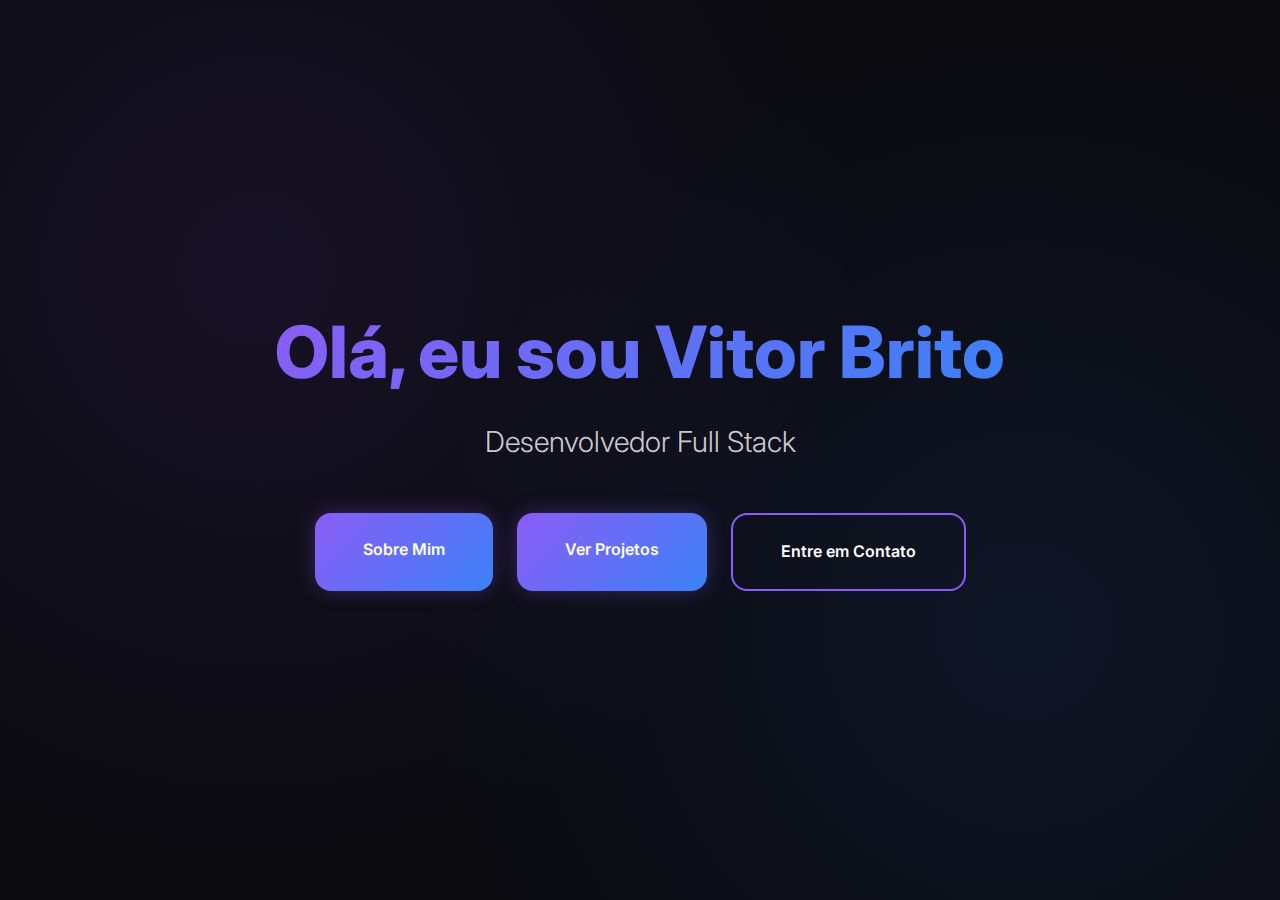
<file: index.html>
<!DOCTYPE html>
<html lang="pt-BR">

<head>
  <meta charset="UTF-8">
  <meta name="viewport" content="width=device-width, initial-scale=1.0">
  <meta name="description"
    content="Portfólio profissional - Desenvolvedor Full Stack especializado em Java, Node.js e desenvolvimento de aplicações web">
  <meta name="keywords" content="desenvolvedor, full stack, Java, Node.js, MySQL, portfolio">
  <meta name="author" content="Vitor">
  <title>Vitor - Portfólio</title>

  <link rel="preconnect" href="https://fonts.googleapis.com">
  <link rel="preconnect" href="https://fonts.gstatic.com" crossorigin>
  <link href="https://fonts.googleapis.com/css2?family=Inter:wght@300;400;500;600;700;800&display=swap"
    rel="stylesheet">
  <link rel="stylesheet" href="style.css">
</head>

<body>
  <section class="hero">
    <div class="hero-content fade-in">
      <h1 class="hero-title">Olá, eu sou Vitor Brito</h1>
      <p class="hero-subtitle">Desenvolvedor Full Stack</p>
      <div class="cta-buttons">
        <a href="about.html" class="btn btn-primary">Sobre Mim</a>
        <a href="projects.html" class="btn btn-primary">Ver Projetos</a>
        <a href="contact.html" class="btn btn-secondary">Entre em Contato</a>
      </div>
    </div>
  </section>

  <script src="script.js"></script>
</body>

</html>
</file>
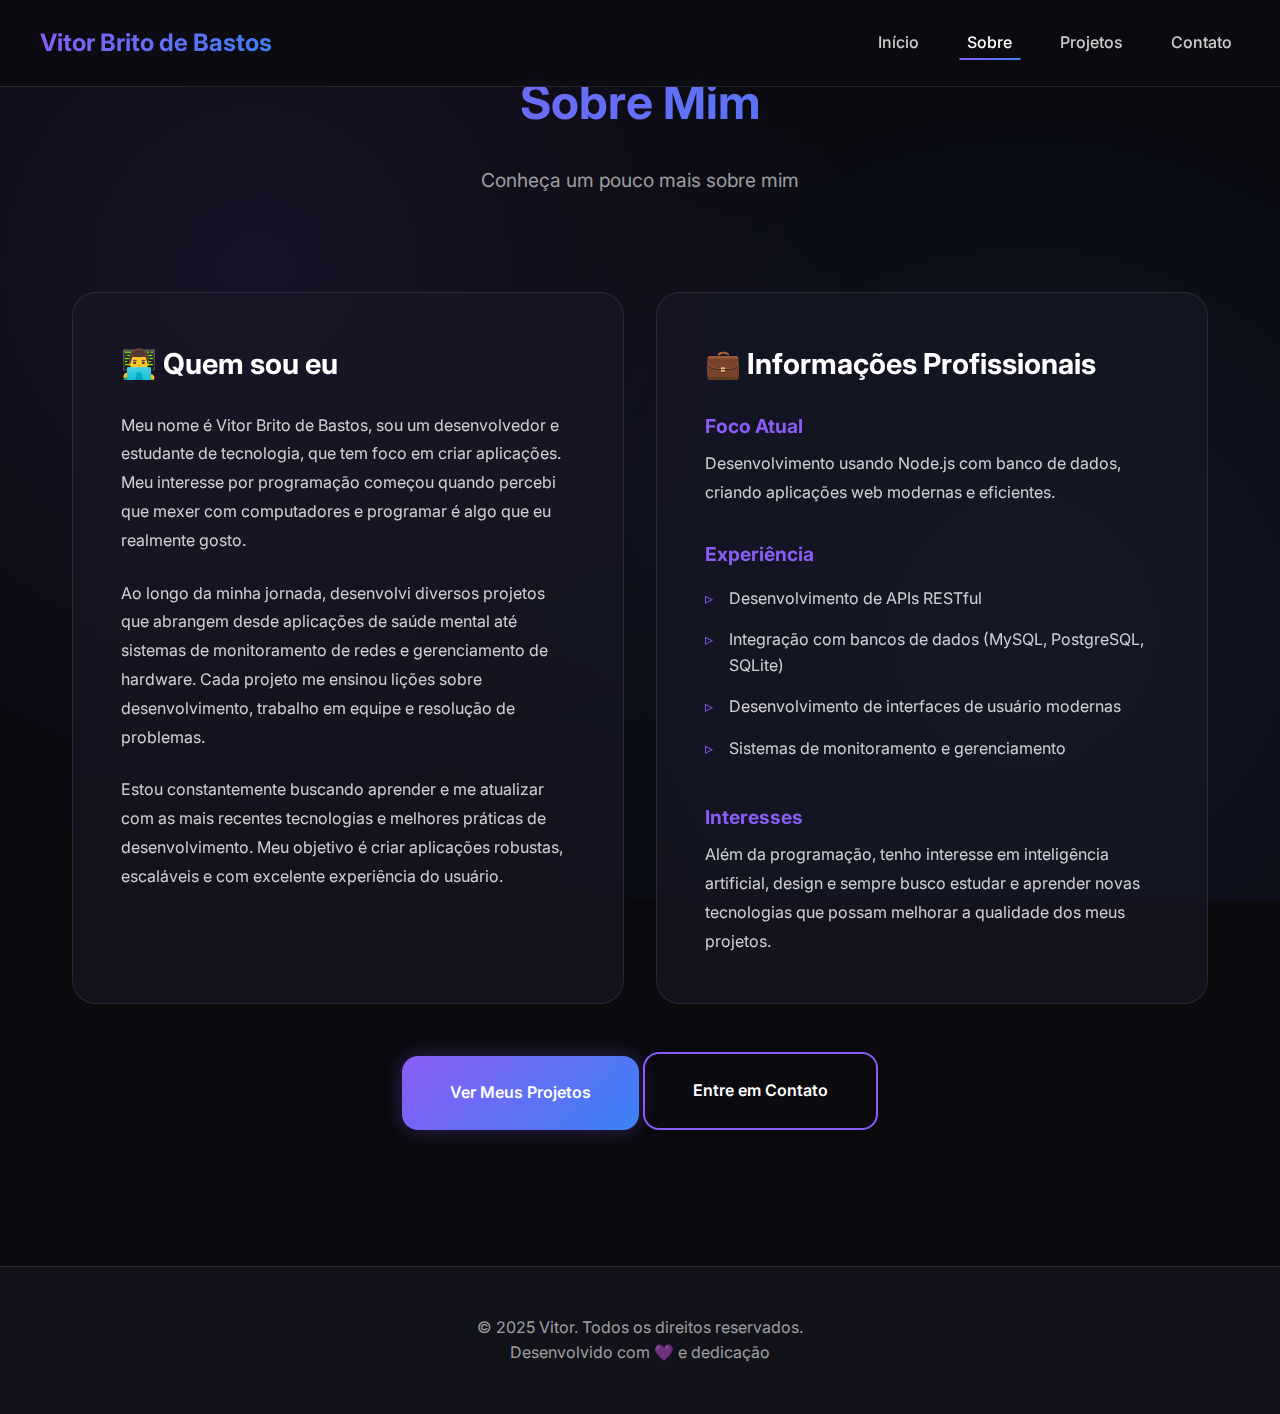
<file: about.html>
<!DOCTYPE html>
<html lang="pt-BR">

<head>
    <meta charset="UTF-8">
    <meta name="viewport" content="width=device-width, initial-scale=1.0">
    <meta name="description"
        content="Sobre Vitor - Desenvolvedor Full Stack com experiência em Java, Node.js e tecnologias web modernas">
    <meta name="keywords" content="desenvolvedor, full stack, sobre, biografia, portfolio">
    <meta name="author" content="Vitor">
    <title>Sobre - Vitor Portfólio</title>

    <!-- Google Fonts -->
    <link rel="preconnect" href="https://fonts.googleapis.com">
    <link rel="preconnect" href="https://fonts.gstatic.com" crossorigin>
    <link href="https://fonts.googleapis.com/css2?family=Inter:wght@300;400;500;600;700;800&display=swap"
        rel="stylesheet">

    <!-- Stylesheet -->
    <link rel="stylesheet" href="style.css">
</head>

<body>
    <!-- Navigation -->
    <nav class="navbar">
        <div class="navbar-container">
            <a href="index.html" class="logo">Vitor Brito de Bastos</a>

            <ul class="nav-menu">
                <li><a href="index.html" class="nav-link">Início</a></li>
                <li><a href="about.html" class="nav-link">Sobre</a></li>
                <li><a href="projects.html" class="nav-link">Projetos</a></li>
                <li><a href="contact.html" class="nav-link">Contato</a></li>
            </ul>

            <button class="hamburger">
                <span></span>
                <span></span>
                <span></span>
            </button>
        </div>
    </nav>

    <!-- About Section -->
    <section class="section">
        <h1 class="section-title fade-in">Sobre Mim</h1>
        <p class="section-subtitle fade-in">Conheça um pouco mais sobre mim</p>

        <div class="grid grid-2" style="margin-top: 3rem;">
            <!-- About Content -->
            <div class="fade-in">
                <div class="card" style="height: 100%;">
                    <h2 style="font-size: 1.8rem; margin-bottom: 1.5rem; color: var(--text-primary);">👨‍💻 Quem sou eu
                    </h2>
                    <p style="color: var(--text-secondary); margin-bottom: 1.5rem; line-height: 1.8;">
                        Meu nome é Vitor Brito de Bastos, sou um desenvolvedor e estudante de tecnologia,
                        que tem foco em criar aplicações. Meu interesse por
                        programação começou quando percebi que mexer com computadores e programar é algo que eu
                        realmente gosto.
                    </p>
                    <p style="color: var(--text-secondary); margin-bottom: 1.5rem; line-height: 1.8;">
                        Ao longo da minha jornada, desenvolvi diversos projetos que abrangem desde aplicações
                        de saúde mental até sistemas de monitoramento de redes e gerenciamento de hardware.
                        Cada projeto me ensinou lições sobre desenvolvimento, trabalho em equipe e
                        resolução de problemas.
                    </p>
                    <p style="color: var(--text-secondary); line-height: 1.8;">
                        Estou constantemente buscando aprender e me atualizar com as mais recentes tecnologias e
                        melhores práticas de desenvolvimento. Meu objetivo é criar aplicações robustas,
                        escaláveis e com excelente experiência do usuário.
                    </p>
                </div>
            </div>

            <!-- Professional Info -->
            <div class="fade-in" style="animation-delay: 0.1s;">
                <div class="card" style="height: 100%;">
                    <h2 style="font-size: 1.8rem; margin-bottom: 1.5rem; color: var(--text-primary);">💼 Informações
                        Profissionais</h2>

                    <div style="margin-bottom: 2rem;">
                        <h3 style="color: var(--accent-purple); font-size: 1.2rem; margin-bottom: 0.5rem;">Foco Atual
                        </h3>
                        <p style="color: var(--text-secondary); line-height: 1.8;">
                            Desenvolvimento usando Node.js com banco de dados,
                            criando aplicações web modernas e eficientes.
                        </p>
                    </div>

                    <div style="margin-bottom: 2rem;">
                        <h3 style="color: var(--accent-purple); font-size: 1.2rem; margin-bottom: 0.5rem;">Experiência
                        </h3>
                        <ul style="list-style: none; padding: 0;">
                            <li
                                style="padding: 0.5rem 0; color: var(--text-secondary); padding-left: 1.5rem; position: relative;">
                                <span style="position: absolute; left: 0; color: var(--accent-purple);">▹</span>
                                Desenvolvimento de APIs RESTful
                            </li>
                            <li
                                style="padding: 0.5rem 0; color: var(--text-secondary); padding-left: 1.5rem; position: relative;">
                                <span style="position: absolute; left: 0; color: var(--accent-purple);">▹</span>
                                Integração com bancos de dados (MySQL, PostgreSQL, SQLite)
                            </li>
                            <li
                                style="padding: 0.5rem 0; color: var(--text-secondary); padding-left: 1.5rem; position: relative;">
                                <span style="position: absolute; left: 0; color: var(--accent-purple);">▹</span>
                                Desenvolvimento de interfaces de usuário modernas
                            </li>
                            <li
                                style="padding: 0.5rem 0; color: var(--text-secondary); padding-left: 1.5rem; position: relative;">
                                <span style="position: absolute; left: 0; color: var(--accent-purple);">▹</span>
                                Sistemas de monitoramento e gerenciamento
                            </li>
                        </ul>
                    </div>

                    <div>
                        <h3 style="color: var(--accent-purple); font-size: 1.2rem; margin-bottom: 0.5rem;">Interesses
                        </h3>
                        <p style="color: var(--text-secondary); line-height: 1.8;">
                            Além da programação, tenho interesse em inteligência artificial,
                            design e sempre busco estudar e aprender novas tecnologias
                            que possam melhorar a qualidade dos meus projetos.
                        </p>
                    </div>
                </div>
            </div>
        </div>


        <div style="text-align: center; margin-top: 3rem;">
            <a href="projects.html" class="btn btn-primary">Ver Meus Projetos</a>
            <a href="contact.html" class="btn btn-secondary">Entre em Contato</a>
        </div>
    </section>

    <!-- Footer -->
    <footer class="footer">
        <p>&copy; 2025 Vitor. Todos os direitos reservados.</p>
        <p>Desenvolvido com 💜 e dedicação</p>
    </footer>

    <!-- JavaScript -->
    <script src="script.js"></script>
</body>

</html>
</file>
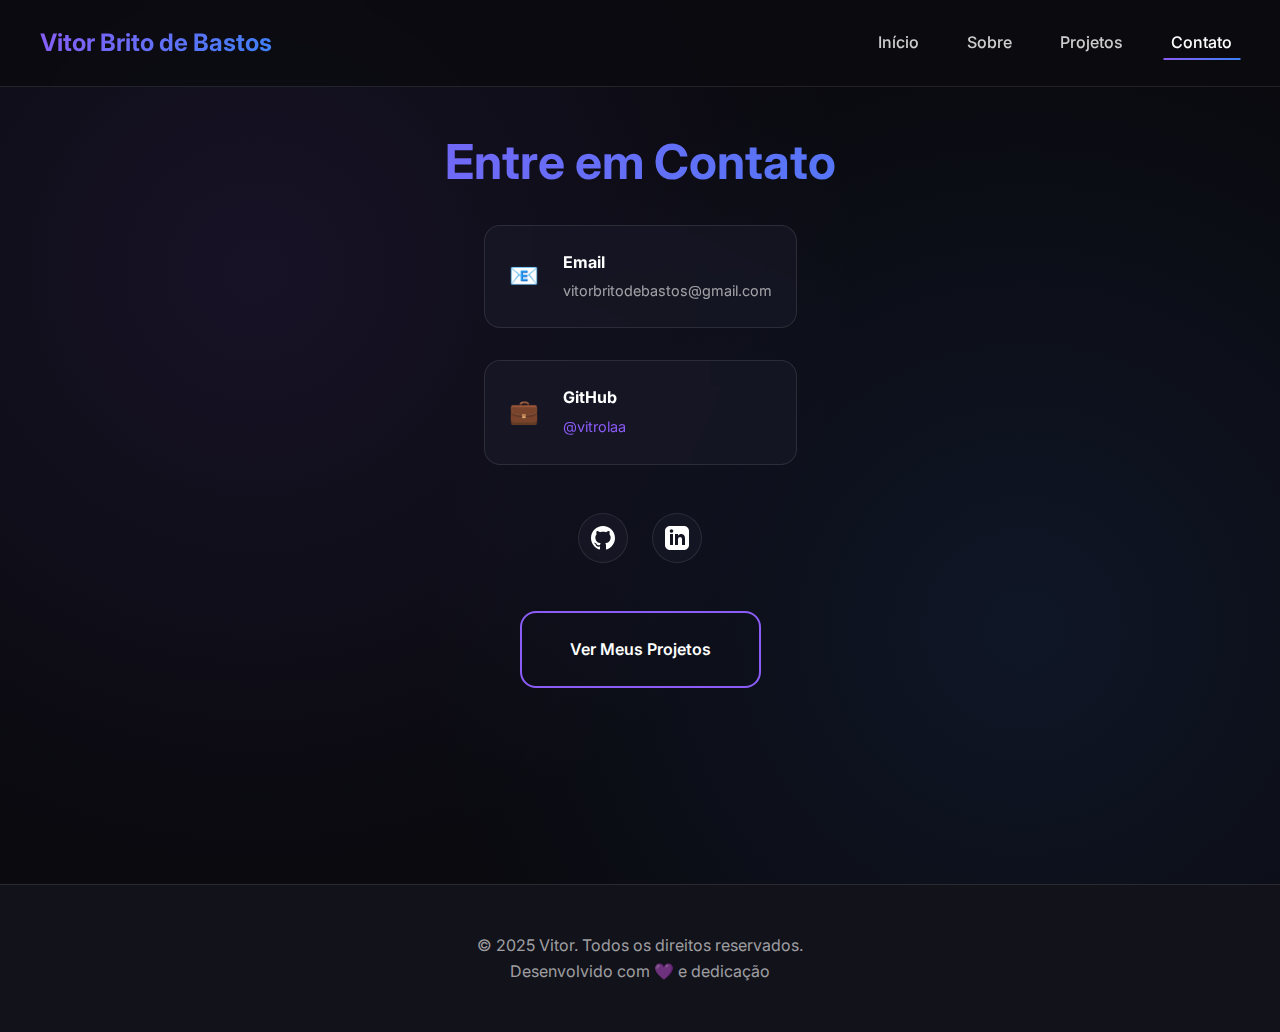
<file: contact.html>
<!DOCTYPE html>
<html lang="pt-BR">

<head>
    <meta charset="UTF-8">
    <meta name="viewport" content="width=device-width, initial-scale=1.0">
    <meta name="description" content="Entre em contato - Email, GitHub e LinkedIn de Vitor, desenvolvedor Full Stack">
    <meta name="keywords" content="contato, email, github, linkedin, mensagem">
    <meta name="author" content="Vitor">
    <title>Contato - Vitor Portfólio</title>

    <!-- Google Fonts -->
    <link rel="preconnect" href="https://fonts.googleapis.com">
    <link rel="preconnect" href="https://fonts.gstatic.com" crossorigin>
    <link href="https://fonts.googleapis.com/css2?family=Inter:wght@300;400;500;600;700;800&display=swap"
        rel="stylesheet">

    <!-- Stylesheet -->
    <link rel="stylesheet" href="style.css">
</head>

<body>
    <!-- Navigation -->
    <nav class="navbar">
        <div class="navbar-container">
            <a href="index.html" class="logo">Vitor Brito de Bastos</a>

            <ul class="nav-menu">
                <li><a href="index.html" class="nav-link">Início</a></li>
                <li><a href="about.html" class="nav-link">Sobre</a></li>
                <li><a href="projects.html" class="nav-link">Projetos</a></li>
                <li><a href="contact.html" class="nav-link">Contato</a></li>
            </ul>

            <button class="hamburger">
                <span></span>
                <span></span>
                <span></span>
            </button>
        </div>
    </nav>

    <!-- Contact Section -->
    <section class="section">
        <h1 class="section-title fade-in">Entre em Contato</h1>


        <div class="contact-container">
            <!-- Contact Info Cards -->
            <div class="contact-info fade-in">
                <div class="contact-item">
                    <div class="contact-icon">📧</div>
                    <div>
                        <h3 style="color: var(--text-primary); margin-bottom: 0.25rem; font-size: 1rem;">Email</h3>
                        <p style="color: var(--text-muted); font-size: 0.9rem;">vitorbritodebastos@gmail.com</p>
                    </div>
                </div>

                <div class="contact-item">
                    <div class="contact-icon">💼</div>
                    <div>
                        <h3 style="color: var(--text-primary); margin-bottom: 0.25rem; font-size: 1rem;">GitHub</h3>
                        <a href="https://github.com/vitrolaa" target="_blank"
                            style="color: var(--accent-purple); text-decoration: none; font-size: 0.9rem;">
                            @vitrolaa
                        </a>
                    </div>
                </div>
            </div>



            <!-- Social Links -->
            <div class="social-links fade-in" style="animation-delay: 0.2s;">
                <a href="https://github.com/vitrolaa" target="_blank" class="social-link" title="GitHub">
                    <svg xmlns="http://www.w3.org/2000/svg" width="24" height="24" viewBox="0 0 24 24"
                        fill="currentColor">
                        <path
                            d="M12 0c-6.626 0-12 5.373-12 12 0 5.302 3.438 9.8 8.207 11.387.599.111.793-.261.793-.577v-2.234c-3.338.726-4.033-1.416-4.033-1.416-.546-1.387-1.333-1.756-1.333-1.756-1.089-.745.083-.729.083-.729 1.205.084 1.839 1.237 1.839 1.237 1.07 1.834 2.807 1.304 3.492.997.107-.775.418-1.305.762-1.604-2.665-.305-5.467-1.334-5.467-5.931 0-1.311.469-2.381 1.236-3.221-.124-.303-.535-1.524.117-3.176 0 0 1.008-.322 3.301 1.23.957-.266 1.983-.399 3.003-.404 1.02.005 2.047.138 3.006.404 2.291-1.552 3.297-1.23 3.297-1.23.653 1.653.242 2.874.118 3.176.77.84 1.235 1.911 1.235 3.221 0 4.609-2.807 5.624-5.479 5.921.43.372.823 1.102.823 2.222v3.293c0 .319.192.694.801.576 4.765-1.589 8.199-6.086 8.199-11.386 0-6.627-5.373-12-12-12z" />
                    </svg>
                </a>

                <a href="https://www.linkedin.com/in/vitor-brito-0a6b22308/" target="_blank" class="social-link"
                    title="LinkedIn">
                    <svg xmlns="http://www.w3.org/2000/svg" width="24" height="24" viewBox="0 0 24 24"
                        fill="currentColor">
                        <path
                            d="M19 0h-14c-2.761 0-5 2.239-5 5v14c0 2.761 2.239 5 5 5h14c2.762 0 5-2.239 5-5v-14c0-2.761-2.238-5-5-5zm-11 19h-3v-11h3v11zm-1.5-12.268c-.966 0-1.75-.79-1.75-1.764s.784-1.764 1.75-1.764 1.75.79 1.75 1.764-.783 1.764-1.75 1.764zm13.5 12.268h-3v-5.604c0-3.368-4-3.113-4 0v5.604h-3v-11h3v1.765c1.396-2.586 7-2.777 7 2.476v6.759z" />
                    </svg>
                </a>
            </div>
        </div>



        <div style="text-align: center; margin-top: 3rem;">
            <a href="projects.html" class="btn btn-secondary">Ver Meus Projetos</a>
        </div>
    </section>

    <!-- Footer -->
    <footer class="footer">
        <p>&copy; 2025 Vitor. Todos os direitos reservados.</p>
        <p>Desenvolvido com 💜 e dedicação</p>
    </footer>

    <!-- JavaScript -->
    <script src="script.js"></script>
</body>

</html>
</file>
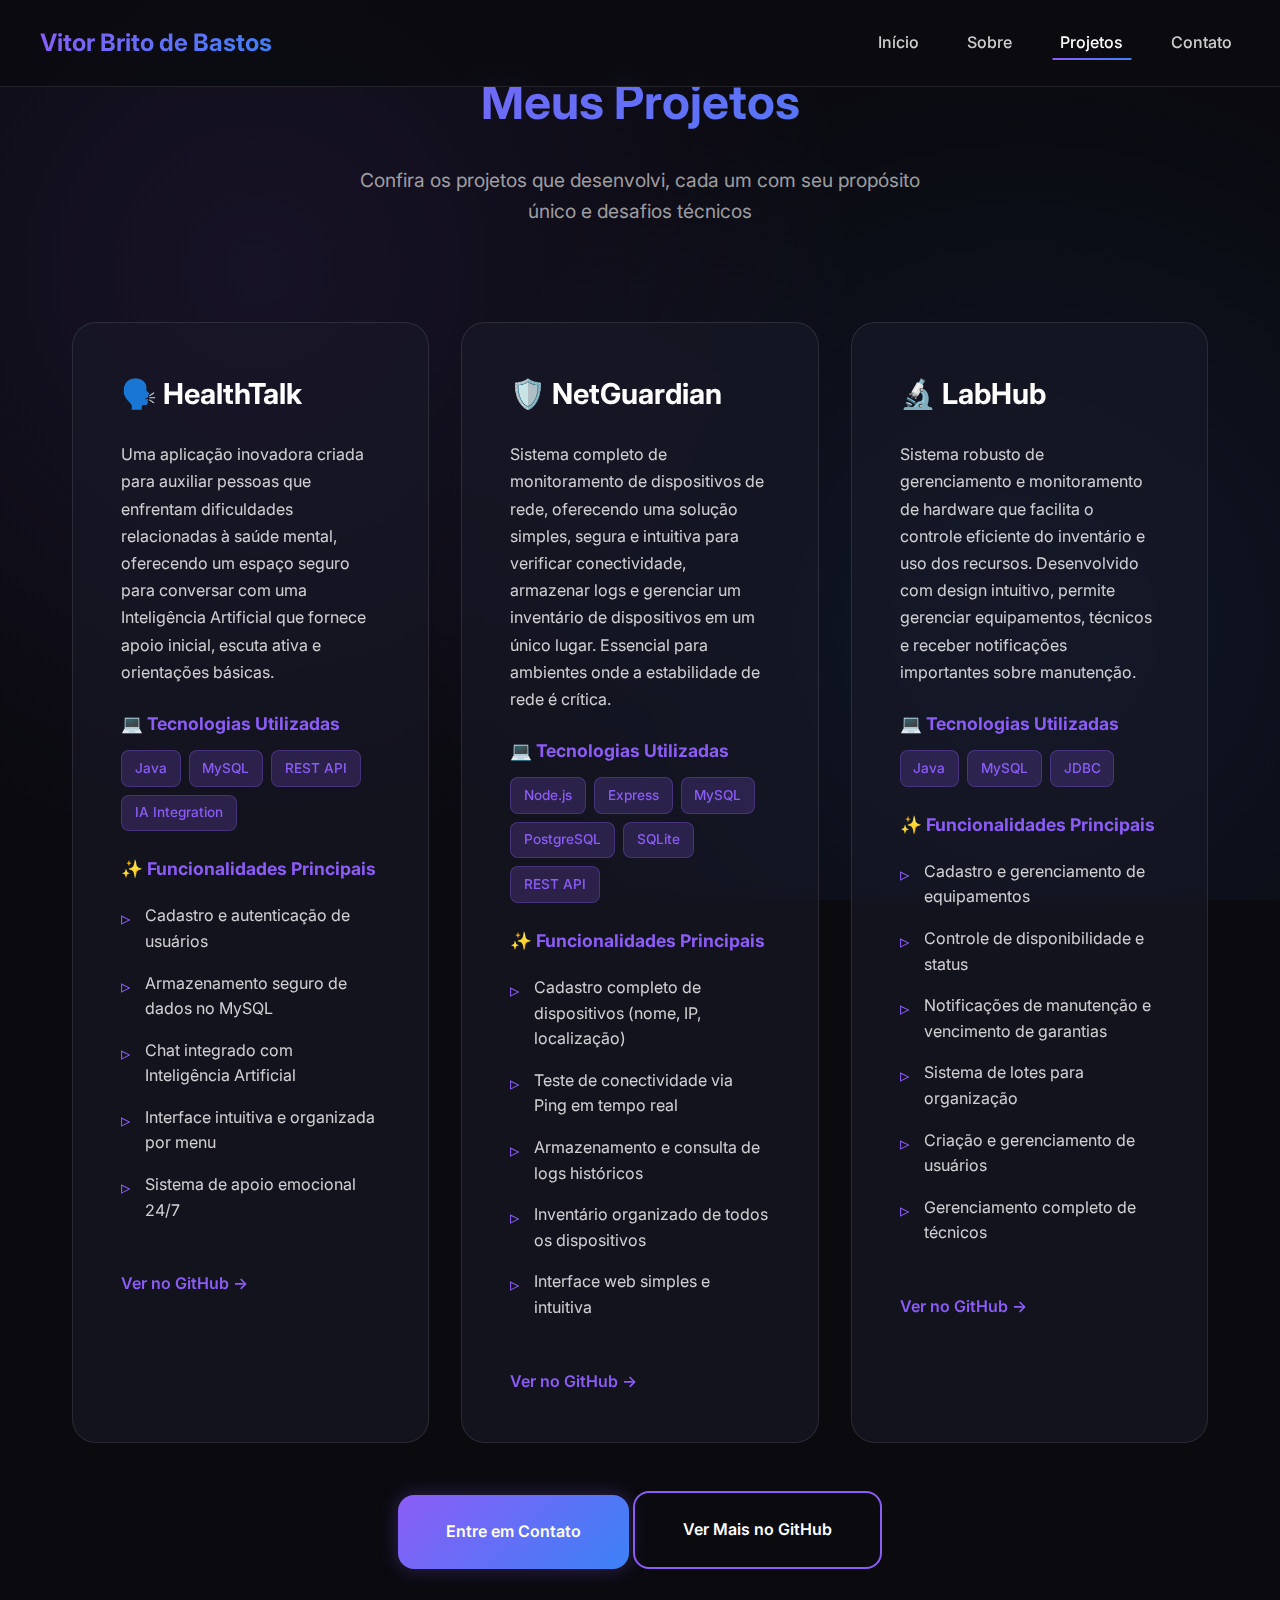
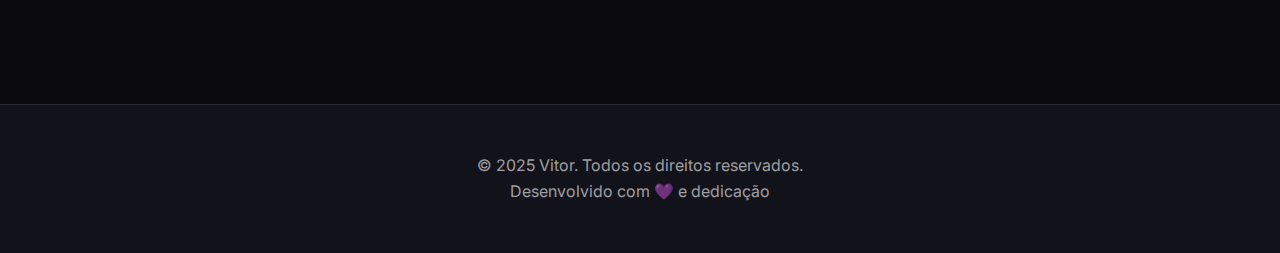
<file: projects.html>
<!DOCTYPE html>
<html lang="pt-BR">

<head>
    <meta charset="UTF-8">
    <meta name="viewport" content="width=device-width, initial-scale=1.0">
    <meta name="description"
        content="Projetos - HealthTalk, NetGuardian e LabHub - Aplicações desenvolvidas em Java e Node.js">
    <meta name="keywords" content="projetos, portfolio, healthtalk, netguardian, labhub, github">
    <meta name="author" content="Vitor">
    <title>Projetos - Vitor Portfólio</title>

    <!-- Google Fonts -->
    <link rel="preconnect" href="https://fonts.googleapis.com">
    <link rel="preconnect" href="https://fonts.gstatic.com" crossorigin>
    <link href="https://fonts.googleapis.com/css2?family=Inter:wght@300;400;500;600;700;800&display=swap"
        rel="stylesheet">

    <!-- Stylesheet -->
    <link rel="stylesheet" href="style.css">
</head>

<body>
    <!-- Navigation -->
    <nav class="navbar">
        <div class="navbar-container">
            <a href="index.html" class="logo">Vitor Brito de Bastos</a>

            <ul class="nav-menu">
                <li><a href="index.html" class="nav-link">Início</a></li>
                <li><a href="about.html" class="nav-link">Sobre</a></li>
                <li><a href="projects.html" class="nav-link">Projetos</a></li>
                <li><a href="contact.html" class="nav-link">Contato</a></li>
            </ul>

            <button class="hamburger">
                <span></span>
                <span></span>
                <span></span>
            </button>
        </div>
    </nav>

    <!-- Projects Section -->
    <section class="section">
        <h1 class="section-title fade-in">Meus Projetos</h1>
        <p class="section-subtitle fade-in">
            Confira os projetos que desenvolvi, cada um com seu propósito único e desafios técnicos
        </p>

        <div class="grid grid-3" style="margin-top: 3rem;">
            <!-- HealthTalk Project -->
            <div class="project-card fade-in">
                <h3 class="project-title">🗣️ HealthTalk</h3>
                <p class="project-description">
                    Uma aplicação inovadora criada para auxiliar pessoas que enfrentam dificuldades relacionadas
                    à saúde mental, oferecendo um espaço seguro para conversar com uma Inteligência Artificial
                    que fornece apoio inicial, escuta ativa e orientações básicas.
                </p>

                <h4 style="color: var(--accent-purple); margin-top: 1.5rem; margin-bottom: 0.75rem; font-size: 1.1rem;">
                    💻 Tecnologias Utilizadas
                </h4>
                <div class="tech-stack">
                    <span class="tech-badge">Java</span>
                    <span class="tech-badge">MySQL</span>
                    <span class="tech-badge">REST API</span>
                    <span class="tech-badge">IA Integration</span>
                </div>

                <h4 style="color: var(--accent-purple); margin-top: 1.5rem; margin-bottom: 0.75rem; font-size: 1.1rem;">
                    ✨ Funcionalidades Principais
                </h4>
                <ul class="project-features">
                    <li>Cadastro e autenticação de usuários</li>
                    <li>Armazenamento seguro de dados no MySQL</li>
                    <li>Chat integrado com Inteligência Artificial</li>
                    <li>Interface intuitiva e organizada por menu</li>
                    <li>Sistema de apoio emocional 24/7</li>
                </ul>

                <a href="https://github.com/vitrolaa/healthTalk" target="_blank" class="project-link"
                    style="margin-top: 1rem; display: inline-flex;">
                    Ver no GitHub →
                </a>
            </div>

            <!-- NetGuardian Project -->
            <div class="project-card fade-in" style="animation-delay: 0.1s;">
                <h3 class="project-title">🛡️ NetGuardian</h3>
                <p class="project-description">
                    Sistema completo de monitoramento de dispositivos de rede, oferecendo uma solução simples,
                    segura e intuitiva para verificar conectividade, armazenar logs e gerenciar um inventário
                    de dispositivos em um único lugar. Essencial para ambientes onde a estabilidade de rede é crítica.
                </p>

                <h4 style="color: var(--accent-purple); margin-top: 1.5rem; margin-bottom: 0.75rem; font-size: 1.1rem;">
                    💻 Tecnologias Utilizadas
                </h4>
                <div class="tech-stack">
                    <span class="tech-badge">Node.js</span>
                    <span class="tech-badge">Express</span>
                    <span class="tech-badge">MySQL</span>
                    <span class="tech-badge">PostgreSQL</span>
                    <span class="tech-badge">SQLite</span>
                    <span class="tech-badge">REST API</span>
                </div>

                <h4 style="color: var(--accent-purple); margin-top: 1.5rem; margin-bottom: 0.75rem; font-size: 1.1rem;">
                    ✨ Funcionalidades Principais
                </h4>
                <ul class="project-features">
                    <li>Cadastro completo de dispositivos (nome, IP, localização)</li>
                    <li>Teste de conectividade via Ping em tempo real</li>
                    <li>Armazenamento e consulta de logs históricos</li>
                    <li>Inventário organizado de todos os dispositivos</li>
                    <li>Interface web simples e intuitiva</li>
                </ul>

                <a href="https://github.com/vitrolaa/NetGuardian" target="_blank" class="project-link"
                    style="margin-top: 1rem; display: inline-flex;">
                    Ver no GitHub →
                </a>
            </div>

            <!-- LabHub Project -->
            <div class="project-card fade-in" style="animation-delay: 0.2s;">
                <h3 class="project-title">🔬 LabHub</h3>
                <p class="project-description">
                    Sistema robusto de gerenciamento e monitoramento de hardware que facilita o controle eficiente
                    do inventário e uso dos recursos. Desenvolvido com design intuitivo, permite gerenciar equipamentos,
                    técnicos e receber notificações importantes sobre manutenção.
                </p>

                <h4 style="color: var(--accent-purple); margin-top: 1.5rem; margin-bottom: 0.75rem; font-size: 1.1rem;">
                    💻 Tecnologias Utilizadas
                </h4>
                <div class="tech-stack">
                    <span class="tech-badge">Java</span>
                    <span class="tech-badge">MySQL</span>
                    <span class="tech-badge">JDBC</span>
                </div>

                <h4 style="color: var(--accent-purple); margin-top: 1.5rem; margin-bottom: 0.75rem; font-size: 1.1rem;">
                    ✨ Funcionalidades Principais
                </h4>
                <ul class="project-features">
                    <li>Cadastro e gerenciamento de equipamentos</li>
                    <li>Controle de disponibilidade e status</li>
                    <li>Notificações de manutenção e vencimento de garantias</li>
                    <li>Sistema de lotes para organização</li>
                    <li>Criação e gerenciamento de usuários</li>
                    <li>Gerenciamento completo de técnicos</li>
                </ul>

                <a href="https://github.com/vitrolaa/LabHub" target="_blank" class="project-link"
                    style="margin-top: 1rem; display: inline-flex;">
                    Ver no GitHub →
                </a>
            </div>
        </div>



        <div style="text-align: center; margin-top: 3rem;">
            <a href="contact.html" class="btn btn-primary">Entre em Contato</a>
            <a href="https://github.com/vitrolaa" target="_blank" class="btn btn-secondary">Ver Mais no GitHub</a>
        </div>
    </section>

    <footer class="footer">
        <p>&copy; 2025 Vitor. Todos os direitos reservados.</p>
        <p>Desenvolvido com 💜 e dedicação</p>
    </footer>

    <script src="script.js"></script>
</body>

</html>
</file>
<file: style.css>
/* ===============================================
   CSS VARIABLES & DESIGN SYSTEM
   =============================================== */
:root {
  /* Color Palette */
  --bg-primary: #0a0a0f;
  --bg-secondary: #12121a;
  --bg-card: rgba(25, 25, 40, 0.6);
  --gradient-primary: linear-gradient(135deg, #8b5cf6 0%, #3b82f6 100%);
  --gradient-secondary: linear-gradient(135deg, #6366f1 0%, #8b5cf6 100%);
  --gradient-hover: linear-gradient(135deg, #a78bfa 0%, #60a5fa 100%);
  
  --text-primary: #ffffff;
  --text-secondary: rgba(255, 255, 255, 0.8);
  --text-muted: rgba(255, 255, 255, 0.6);
  
  --accent-purple: #8b5cf6;
  --accent-blue: #3b82f6;
  --accent-indigo: #6366f1;
  
  /* Spacing */
  --spacing-xs: 0.5rem;
  --spacing-sm: 1rem;
  --spacing-md: 1.5rem;
  --spacing-lg: 2rem;
  --spacing-xl: 3rem;
  --spacing-2xl: 4rem;
  
  /* Border Radius */
  --radius-sm: 0.5rem;
  --radius-md: 1rem;
  --radius-lg: 1.5rem;
  --radius-xl: 2rem;
  
  /* Typography */
  --font-body: 'Inter', -apple-system, BlinkMacSystemFont, 'Segoe UI', sans-serif;
  --font-heading: 'Inter', -apple-system, BlinkMacSystemFont, 'Segoe UI', sans-serif;
  
  /* Transitions */
  --transition-fast: 0.2s ease;
  --transition-normal: 0.3s ease;
  --transition-slow: 0.5s ease;
  
  /* Shadows */
  --shadow-sm: 0 2px 8px rgba(0, 0, 0, 0.1);
  --shadow-md: 0 4px 16px rgba(0, 0, 0, 0.2);
  --shadow-lg: 0 8px 32px rgba(0, 0, 0, 0.3);
  --shadow-glow: 0 0 20px rgba(139, 92, 246, 0.3);
}

/* ===============================================
   RESET & BASE STYLES
   =============================================== */
* {
  margin: 0;
  padding: 0;
  box-sizing: border-box;
}

html {
  scroll-behavior: smooth;
  font-size: 16px;
}

body {
  font-family: var(--font-body);
  background: var(--bg-primary);
  color: var(--text-primary);
  line-height: 1.6;
  overflow-x: hidden;
  min-height: 100vh;
  background-image: 
    radial-gradient(circle at 20% 30%, rgba(139, 92, 246, 0.1) 0%, transparent 50%),
    radial-gradient(circle at 80% 70%, rgba(59, 130, 246, 0.1) 0%, transparent 50%);
  background-attachment: fixed;
}

/* Custom Scrollbar */
::-webkit-scrollbar {
  width: 10px;
}

::-webkit-scrollbar-track {
  background: var(--bg-primary);
}

::-webkit-scrollbar-thumb {
  background: var(--gradient-primary);
  border-radius: 10px;
}

::-webkit-scrollbar-thumb:hover {
  background: var(--gradient-hover);
}

/* ===============================================
   NAVIGATION
   =============================================== */
.navbar {
  position: fixed;
  top: 0;
  left: 0;
  right: 0;
  z-index: 1000;
  padding: var(--spacing-md) var(--spacing-lg);
  background: rgba(10, 10, 15, 0.8);
  backdrop-filter: blur(10px);
  border-bottom: 1px solid rgba(255, 255, 255, 0.1);
  transition: var(--transition-normal);
}

.navbar-container {
  max-width: 1200px;
  margin: 0 auto;
  display: flex;
  justify-content: space-between;
  align-items: center;
}

.logo {
  font-size: 1.5rem;
  font-weight: 700;
  background: var(--gradient-primary);
  -webkit-background-clip: text;
  -webkit-text-fill-color: transparent;
  background-clip: text;
  text-decoration: none;
  transition: var(--transition-fast);
}

.logo:hover {
  transform: scale(1.05);
}

.nav-menu {
  display: flex;
  list-style: none;
  gap: var(--spacing-lg);
  align-items: center;
}

.nav-link {
  color: var(--text-secondary);
  text-decoration: none;
  font-weight: 500;
  transition: var(--transition-fast);
  position: relative;
  padding: var(--spacing-xs);
}

.nav-link::after {
  content: '';
  position: absolute;
  bottom: 0;
  left: 50%;
  width: 0;
  height: 2px;
  background: var(--gradient-primary);
  transition: var(--transition-normal);
  transform: translateX(-50%);
}

.nav-link:hover,
.nav-link.active {
  color: var(--text-primary);
}

.nav-link:hover::after,
.nav-link.active::after {
  width: 100%;
}

.hamburger {
  display: none;
  flex-direction: column;
  gap: 5px;
  background: none;
  border: none;
  cursor: pointer;
  padding: 0;
}

.hamburger span {
  width: 25px;
  height: 3px;
  background: var(--text-primary);
  transition: var(--transition-fast);
  border-radius: 2px;
}

/* ===============================================
   HERO SECTION
   =============================================== */
.hero {
  min-height: 100vh;
  display: flex;
  align-items: center;
  justify-content: center;
  padding: var(--spacing-2xl) var(--spacing-lg);
  text-align: center;
  position: relative;
  overflow: hidden;
}

.hero-content {
  max-width: 800px;
  z-index: 1;
  animation: fadeInUp 1s ease;
}

.hero-title {
  font-size: clamp(2.5rem, 6vw, 4.5rem);
  font-weight: 800;
  margin-bottom: var(--spacing-md);
  background: var(--gradient-primary);
  -webkit-background-clip: text;
  -webkit-text-fill-color: transparent;
  background-clip: text;
  line-height: 1.2;
}

.hero-subtitle {
  font-size: clamp(1.2rem, 3vw, 1.8rem);
  color: var(--text-secondary);
  margin-bottom: var(--spacing-xl);
  font-weight: 300;
}

.hero-description {
  font-size: 1.1rem;
  color: var(--text-muted);
  margin-bottom: var(--spacing-xl);
  max-width: 600px;
  margin-left: auto;
  margin-right: auto;
}

.cta-buttons {
  display: flex;
  gap: var(--spacing-md);
  justify-content: center;
  flex-wrap: wrap;
}

/* ===============================================
   BUTTONS
   =============================================== */
.btn {
  padding: var(--spacing-md) var(--spacing-xl);
  border-radius: var(--radius-md);
  font-weight: 600;
  text-decoration: none;
  display: inline-block;
  transition: all var(--transition-normal);
  border: none;
  cursor: pointer;
  font-size: 1rem;
  position: relative;
  overflow: hidden;
}

.btn-primary {
  background: var(--gradient-primary);
  color: var(--text-primary);
  box-shadow: var(--shadow-glow);
}

.btn-primary:hover {
  transform: translateY(-2px);
  box-shadow: 0 0 30px rgba(139, 92, 246, 0.5);
}

.btn-secondary {
  background: transparent;
  color: var(--text-primary);
  border: 2px solid var(--accent-purple);
}

.btn-secondary:hover {
  background: rgba(139, 92, 246, 0.1);
  transform: translateY(-2px);
}

/* ===============================================
   SECTIONS
   =============================================== */
.section {
  padding: var(--spacing-2xl) var(--spacing-lg);
  max-width: 1200px;
  margin: 0 auto;
  min-height: calc(100vh - 80px);
  display: flex;
  flex-direction: column;
  justify-content: center;
}

.section-title {
  font-size: clamp(2rem, 4vw, 3rem);
  font-weight: 700;
  margin-bottom: var(--spacing-md);
  text-align: center;
  background: var(--gradient-primary);
  -webkit-background-clip: text;
  -webkit-text-fill-color: transparent;
  background-clip: text;
}

.section-subtitle {
  font-size: 1.2rem;
  color: var(--text-muted);
  text-align: center;
  margin-bottom: var(--spacing-xl);
  max-width: 600px;
  margin-left: auto;
  margin-right: auto;
}

/* ===============================================
   CARDS
   =============================================== */
.card {
  background: var(--bg-card);
  backdrop-filter: blur(10px);
  border-radius: var(--radius-lg);
  padding: var(--spacing-xl);
  border: 1px solid rgba(255, 255, 255, 0.1);
  transition: all var(--transition-normal);
  position: relative;
  overflow: hidden;
}

.card::before {
  content: '';
  position: absolute;
  top: 0;
  left: 0;
  right: 0;
  height: 3px;
  background: var(--gradient-primary);
  transform: scaleX(0);
  transition: var(--transition-normal);
}

.card:hover {
  transform: translateY(-5px);
  border-color: rgba(139, 92, 246, 0.3);
  box-shadow: var(--shadow-lg), var(--shadow-glow);
}

.card:hover::before {
  transform: scaleX(1);
}

/* ===============================================
   GRID LAYOUTS
   =============================================== */
.grid {
  display: grid;
  gap: var(--spacing-lg);
  margin-top: var(--spacing-xl);
}

.grid-2 {
  grid-template-columns: repeat(auto-fit, minmax(300px, 1fr));
}

.grid-3 {
  grid-template-columns: repeat(auto-fit, minmax(280px, 1fr));
}

/* ===============================================
   PROJECT CARDS
   =============================================== */
.project-card {
  background: var(--bg-card);
  backdrop-filter: blur(10px);
  border-radius: var(--radius-lg);
  padding: var(--spacing-xl);
  border: 1px solid rgba(255, 255, 255, 0.1);
  transition: all var(--transition-normal);
  position: relative;
  overflow: hidden;
}

.project-card::before {
  content: '';
  position: absolute;
  top: 0;
  left: 0;
  right: 0;
  height: 4px;
  background: var(--gradient-primary);
  transform: scaleX(0);
  transition: var(--transition-normal);
}

.project-card:hover {
  transform: translateY(-8px);
  border-color: rgba(139, 92, 246, 0.5);
  box-shadow: 0 10px 40px rgba(139, 92, 246, 0.2);
}

.project-card:hover::before {
  transform: scaleX(1);
}

.project-title {
  font-size: 1.8rem;
  font-weight: 700;
  margin-bottom: var(--spacing-md);
  color: var(--text-primary);
}

.project-description {
  color: var(--text-secondary);
  margin-bottom: var(--spacing-md);
  line-height: 1.7;
}

.tech-stack {
  display: flex;
  flex-wrap: wrap;
  gap: var(--spacing-xs);
  margin-bottom: var(--spacing-md);
}

.tech-badge {
  padding: 0.4rem 0.8rem;
  background: rgba(139, 92, 246, 0.2);
  border: 1px solid rgba(139, 92, 246, 0.3);
  border-radius: var(--radius-sm);
  font-size: 0.85rem;
  color: var(--accent-purple);
  font-weight: 500;
}

.project-features {
  list-style: none;
  margin-bottom: var(--spacing-md);
}

.project-features li {
  padding: var(--spacing-xs) 0;
  color: var(--text-secondary);
  position: relative;
  padding-left: 1.5rem;
}

.project-features li::before {
  content: '▹';
  position: absolute;
  left: 0;
  color: var(--accent-purple);
  font-size: 1.2rem;
}

.project-link {
  display: inline-flex;
  align-items: center;
  gap: var(--spacing-xs);
  color: var(--accent-purple);
  text-decoration: none;
  font-weight: 600;
  transition: var(--transition-fast);
}

.project-link:hover {
  color: var(--accent-blue);
  gap: var(--spacing-sm);
}

/* ===============================================
   SKILLS
   =============================================== */
.skills-grid {
  display: grid;
  grid-template-columns: repeat(auto-fit, minmax(250px, 1fr));
  gap: var(--spacing-lg);
  margin-top: var(--spacing-xl);
}

.skill-category {
  background: var(--bg-card);
  backdrop-filter: blur(10px);
  border-radius: var(--radius-lg);
  padding: var(--spacing-lg);
  border: 1px solid rgba(255, 255, 255, 0.1);
}

.skill-category h3 {
  font-size: 1.4rem;
  margin-bottom: var(--spacing-md);
  color: var(--text-primary);
  display: flex;
  align-items: center;
  gap: var(--spacing-sm);
}

.skill-item {
  margin-bottom: var(--spacing-md);
}

.skill-name {
  display: flex;
  justify-content: space-between;
  margin-bottom: var(--spacing-xs);
  color: var(--text-secondary);
  font-weight: 500;
}

.skill-bar {
  height: 8px;
  background: rgba(255, 255, 255, 0.1);
  border-radius: 10px;
  overflow: hidden;
  position: relative;
}

.skill-progress {
  height: 100%;
  background: var(--gradient-primary);
  border-radius: 10px;
  transition: width 1s ease;
  position: relative;
  overflow: hidden;
}

.skill-progress::after {
  content: '';
  position: absolute;
  top: 0;
  left: 0;
  right: 0;
  bottom: 0;
  background: linear-gradient(90deg, transparent, rgba(255, 255, 255, 0.3), transparent);
  animation: shimmer 2s infinite;
}

/* ===============================================
   CONTACT FORM
   =============================================== */
.contact-container {
  max-width: 600px;
  margin: 0 auto;
}

.contact-info {
  display: grid;
  grid-template-columns: repeat(auto-fit, minmax(250px, 1fr));
  gap: var(--spacing-lg);
  margin-bottom: var(--spacing-xl);
}

.contact-item {
  display: flex;
  align-items: center;
  gap: var(--spacing-md);
  padding: var(--spacing-md);
  background: var(--bg-card);
  backdrop-filter: blur(10px);
  border-radius: var(--radius-md);
  border: 1px solid rgba(255, 255, 255, 0.1);
}

.contact-icon {
  font-size: 1.5rem;
  color: var(--accent-purple);
}

.contact-form {
  background: var(--bg-card);
  backdrop-filter: blur(10px);
  border-radius: var(--radius-lg);
  padding: var(--spacing-xl);
  border: 1px solid rgba(255, 255, 255, 0.1);
}

.form-group {
  margin-bottom: var(--spacing-md);
}

.form-label {
  display: block;
  margin-bottom: var(--spacing-xs);
  color: var(--text-secondary);
  font-weight: 500;
}

.form-input,
.form-textarea {
  width: 100%;
  padding: var(--spacing-md);
  background: rgba(255, 255, 255, 0.05);
  border: 1px solid rgba(255, 255, 255, 0.1);
  border-radius: var(--radius-sm);
  color: var(--text-primary);
  font-family: var(--font-body);
  font-size: 1rem;
  transition: var(--transition-fast);
}

.form-input:focus,
.form-textarea:focus {
  outline: none;
  border-color: var(--accent-purple);
  box-shadow: 0 0 0 3px rgba(139, 92, 246, 0.1);
}

.form-textarea {
  resize: vertical;
  min-height: 150px;
}

.social-links {
  display: flex;
  gap: var(--spacing-md);
  justify-content: center;
  margin-top: var(--spacing-xl);
}

.social-link {
  width: 50px;
  height: 50px;
  display: flex;
  align-items: center;
  justify-content: center;
  background: var(--bg-card);
  backdrop-filter: blur(10px);
  border: 1px solid rgba(255, 255, 255, 0.1);
  border-radius: 50%;
  color: var(--text-primary);
  font-size: 1.5rem;
  text-decoration: none;
  transition: all var(--transition-normal);
}

.social-link:hover {
  background: var(--gradient-primary);
  transform: translateY(-3px);
  box-shadow: var(--shadow-glow);
}

/* ===============================================
   FOOTER
   =============================================== */
.footer {
  padding: var(--spacing-xl) var(--spacing-lg);
  text-align: center;
  background: var(--bg-secondary);
  border-top: 1px solid rgba(255, 255, 255, 0.1);
  margin-top: var(--spacing-2xl);
}

.footer p {
  color: var(--text-muted);
}

.footer a {
  color: var(--accent-purple);
  text-decoration: none;
  transition: var(--transition-fast);
}

.footer a:hover {
  color: var(--accent-blue);
}

/* ===============================================
   ANIMATIONS
   =============================================== */
@keyframes fadeInUp {
  from {
    opacity: 0;
    transform: translateY(30px);
  }
  to {
    opacity: 1;
    transform: translateY(0);
  }
}

@keyframes shimmer {
  0% {
    transform: translateX(-100%);
  }
  100% {
    transform: translateX(100%);
  }
}

.fade-in {
  opacity: 0;
  transform: translateY(20px);
  transition: opacity 0.6s ease, transform 0.6s ease;
}

.fade-in.visible {
  opacity: 1;
  transform: translateY(0);
}

/* ===============================================
   RESPONSIVE DESIGN
   =============================================== */
@media (max-width: 768px) {
  .nav-menu {
    position: fixed;
    top: 70px;
    left: -100%;
    width: 100%;
    flex-direction: column;
    background: rgba(10, 10, 15, 0.95);
    backdrop-filter: blur(10px);
    padding: var(--spacing-xl);
    gap: var(--spacing-md);
    transition: var(--transition-normal);
    border-bottom: 1px solid rgba(255, 255, 255, 0.1);
  }
  
  .nav-menu.active {
    left: 0;
  }
  
  .hamburger {
    display: flex;
  }
  
  .hamburger.active span:nth-child(1) {
    transform: rotate(45deg) translate(5px, 5px);
  }
  
  .hamburger.active span:nth-child(2) {
    opacity: 0;
  }
  
  .hamburger.active span:nth-child(3) {
    transform: rotate(-45deg) translate(7px, -6px);
  }
  
  .hero {
    padding: var(--spacing-xl) var(--spacing-md);
  }
  
  .section {
    padding: var(--spacing-xl) var(--spacing-md);
  }
  
  .cta-buttons {
    flex-direction: column;
  }
  
  .btn {
    width: 100%;
  }
}

@media (max-width: 480px) {
  :root {
    font-size: 14px;
  }
  
  .card {
    padding: var(--spacing-md);
  }
  
  .project-card {
    padding: var(--spacing-md);
  }
}
</file>
